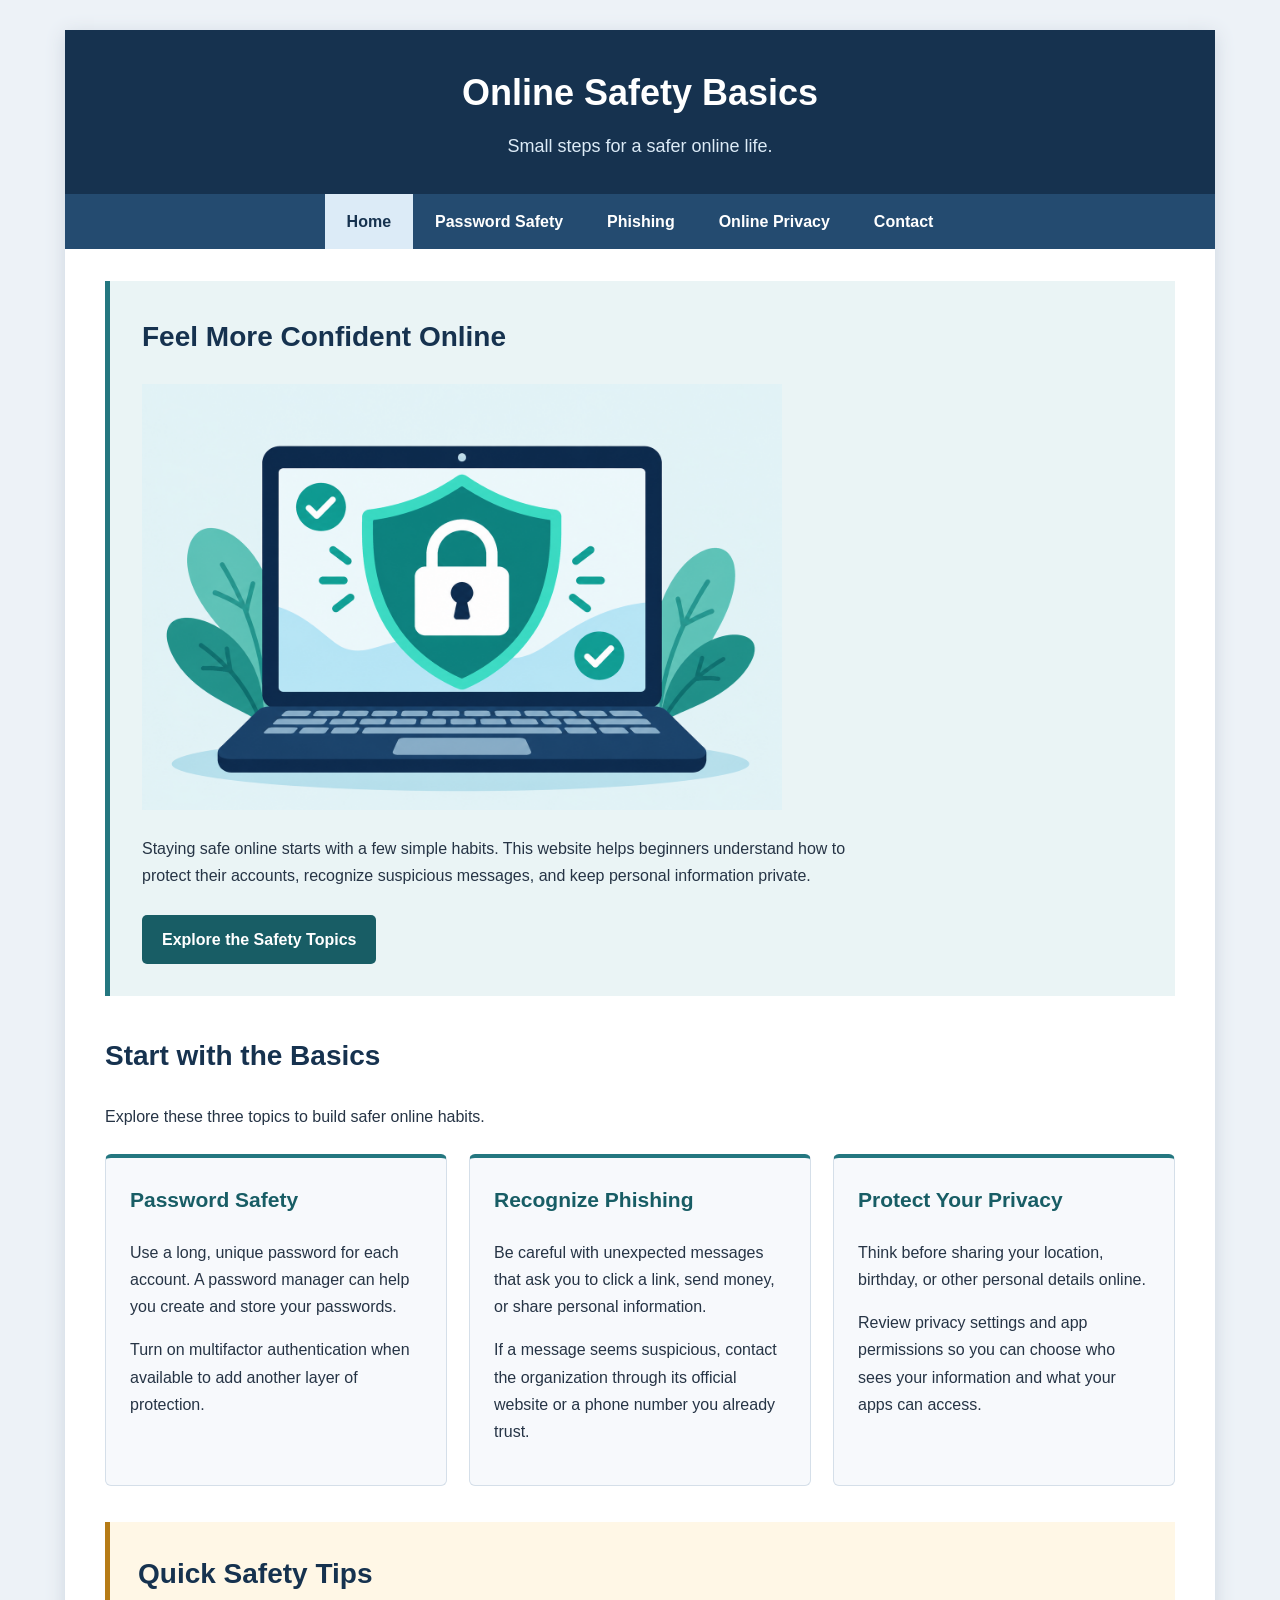
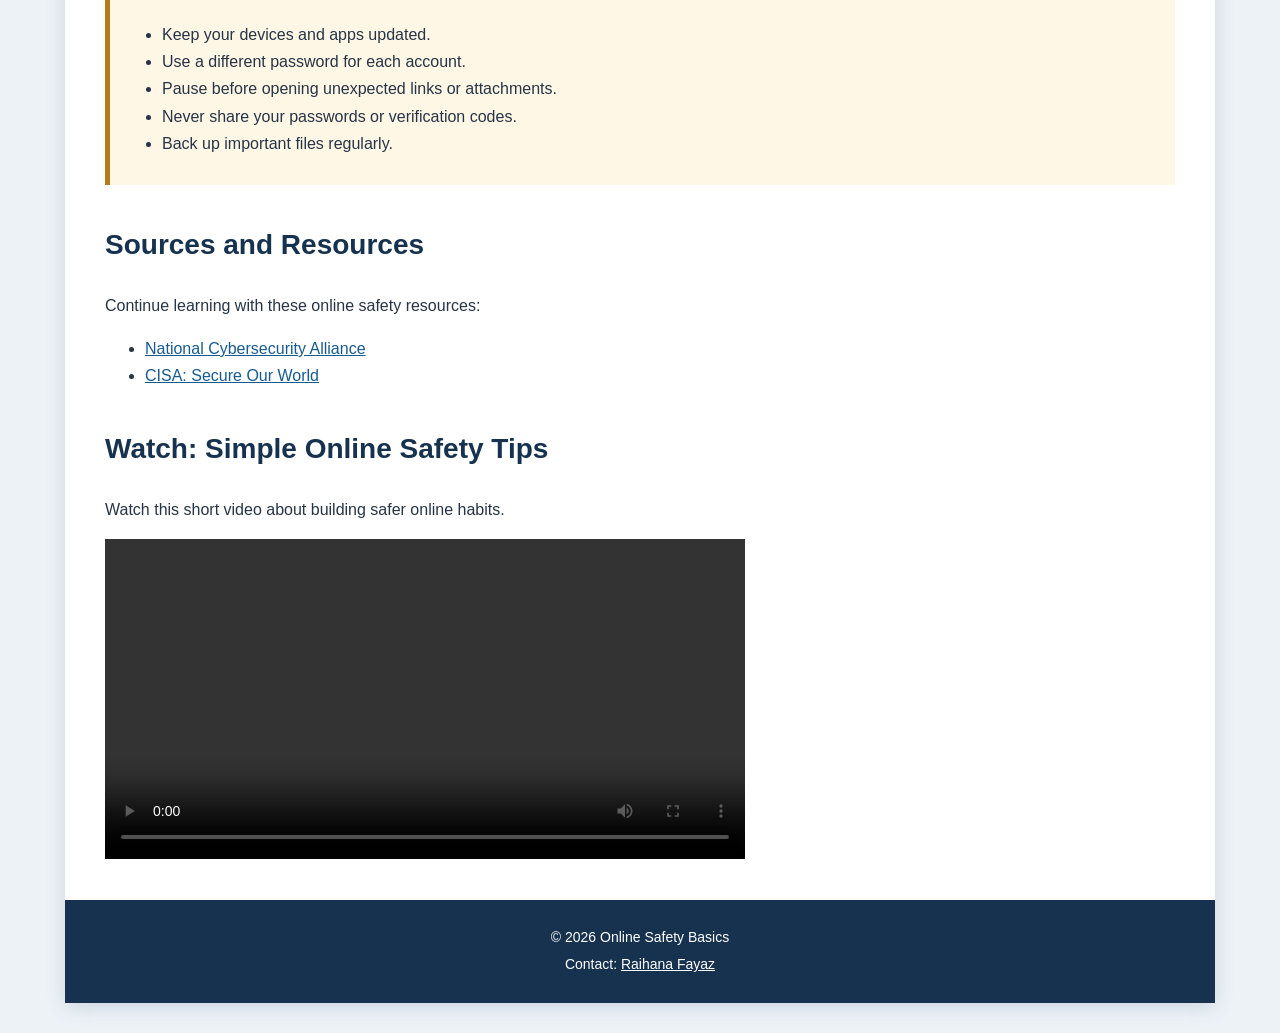
<file: index.html>
<!DOCTYPE html>
<html lang="en">

<head>
    <!-- Google Analytics -->
    <script async src="https://www.googletagmanager.com/gtag/js?id=G-17QHZ6DF6H"></script>
    <script>
        window.dataLayer = window.dataLayer || [];
        function gtag() { dataLayer.push(arguments); }
        gtag('js', new Date());
        gtag('config', 'G-17QHZ6DF6H');
    </script>
    <meta charset="UTF-8">
    <meta name="viewport" content="width=device-width, initial-scale=1.0">
    <meta name="description"
        content="Simple lessons about password safety, phishing, and online privacy for beginners.">
    <title>Online Safety Basics | Home</title>
    <meta name="keywords" content="online safety, password safety, phishing, online privacy, cybersecurity">
    <link rel="stylesheet" href="style.css">
</head>

<body>
    <div id="wrapper">
        <header>
            <h1>Online Safety Basics</h1>
            <p>Small steps for a safer online life.</p>
        </header>

        <nav aria-label="Main navigation">
            <ul>
                <li><a href="index.html" aria-current="page">Home</a></li>
                <li><a href="passwords.html">Password Safety</a></li>
                <li><a href="phishing.html">Phishing</a></li>
                <li><a href="privacy.html">Online Privacy</a></li>
                <li><a href="contact.html">Contact</a></li>
            </ul>
        </nav>

        <main>
            <section class="welcome">
                <h2>Feel More Confident Online</h2>
                <img src="online-safety.png" alt="A laptop protected by a shield and padlock" width="640"
                    style="max-width: 100%; height: auto;">
                <p>
                    Staying safe online starts with a few simple habits.
                    This website helps beginners understand how to protect
                    their accounts, recognize suspicious messages, and
                    keep personal information private.
                </p>
                <a class="button" href="#topics">Explore the Safety Topics</a>
            </section>

            <section id="topics">
                <h2>Start with the Basics</h2>
                <p>Explore these three topics to build safer online habits.</p>

                <div class="topics">
                    <section class="card" id="passwords">
                        <h3>Password Safety</h3>
                        <p>
                            Use a long, unique password for each account.
                            A password manager can help you create and
                            store your passwords.
                        </p>
                        <p>
                            Turn on multifactor authentication when
                            available to add another layer of protection.
                        </p>
                    </section>

                    <section class="card" id="phishing">
                        <h3>Recognize Phishing</h3>
                        <p>
                            Be careful with unexpected messages that ask
                            you to click a link, send money, or share
                            personal information.
                        </p>
                        <p>
                            If a message seems suspicious, contact the
                            organization through its official website
                            or a phone number you already trust.
                        </p>
                    </section>

                    <section class="card" id="privacy">
                        <h3>Protect Your Privacy</h3>
                        <p>
                            Think before sharing your location, birthday,
                            or other personal details online.
                        </p>
                        <p>
                            Review privacy settings and app permissions
                            so you can choose who sees your information
                            and what your apps can access.
                        </p>
                    </section>
                </div>
            </section>

            <section class="tips">
                <h2>Quick Safety Tips</h2>
                <ul>
                    <li>Keep your devices and apps updated.</li>
                    <li>Use a different password for each account.</li>
                    <li>Pause before opening unexpected links or attachments.</li>
                    <li>Never share your passwords or verification codes.</li>
                    <li>Back up important files regularly.</li>
                </ul>
            </section>

            <section class="resources">
                <h2>Sources and Resources</h2>
                <p>Continue learning with these online safety resources:</p>
                <ul>
                    <li>
                        <a href="https://www.staysafeonline.org/">
                            National Cybersecurity Alliance
                        </a>
                    </li>
                    <li>
                        <a href="https://www.cisa.gov/secure-our-world">
                            CISA: Secure Our World
                        </a>
                    </li>
                </ul>
            </section>
            <section class="resources">
                <h2>Watch: Simple Online Safety Tips</h2>
                <p>Watch this short video about building safer online habits.</p>
                <video controls preload="metadata" width="640" style="max-width: 100%;">
                    <source src="online-safety.mp4" type="video/mp4">
                    Your browser does not support this video.
                </video>
            </section>
        </main>

        <footer id="contact">
            <p>&copy; 2026 Online Safety Basics</p>
            <p>
                Contact:
                <a href="mailto:rfayaz@asu.edu">Raihana Fayaz</a>
            </p>
        </footer>
    </div>
</body>

</html>
</file>
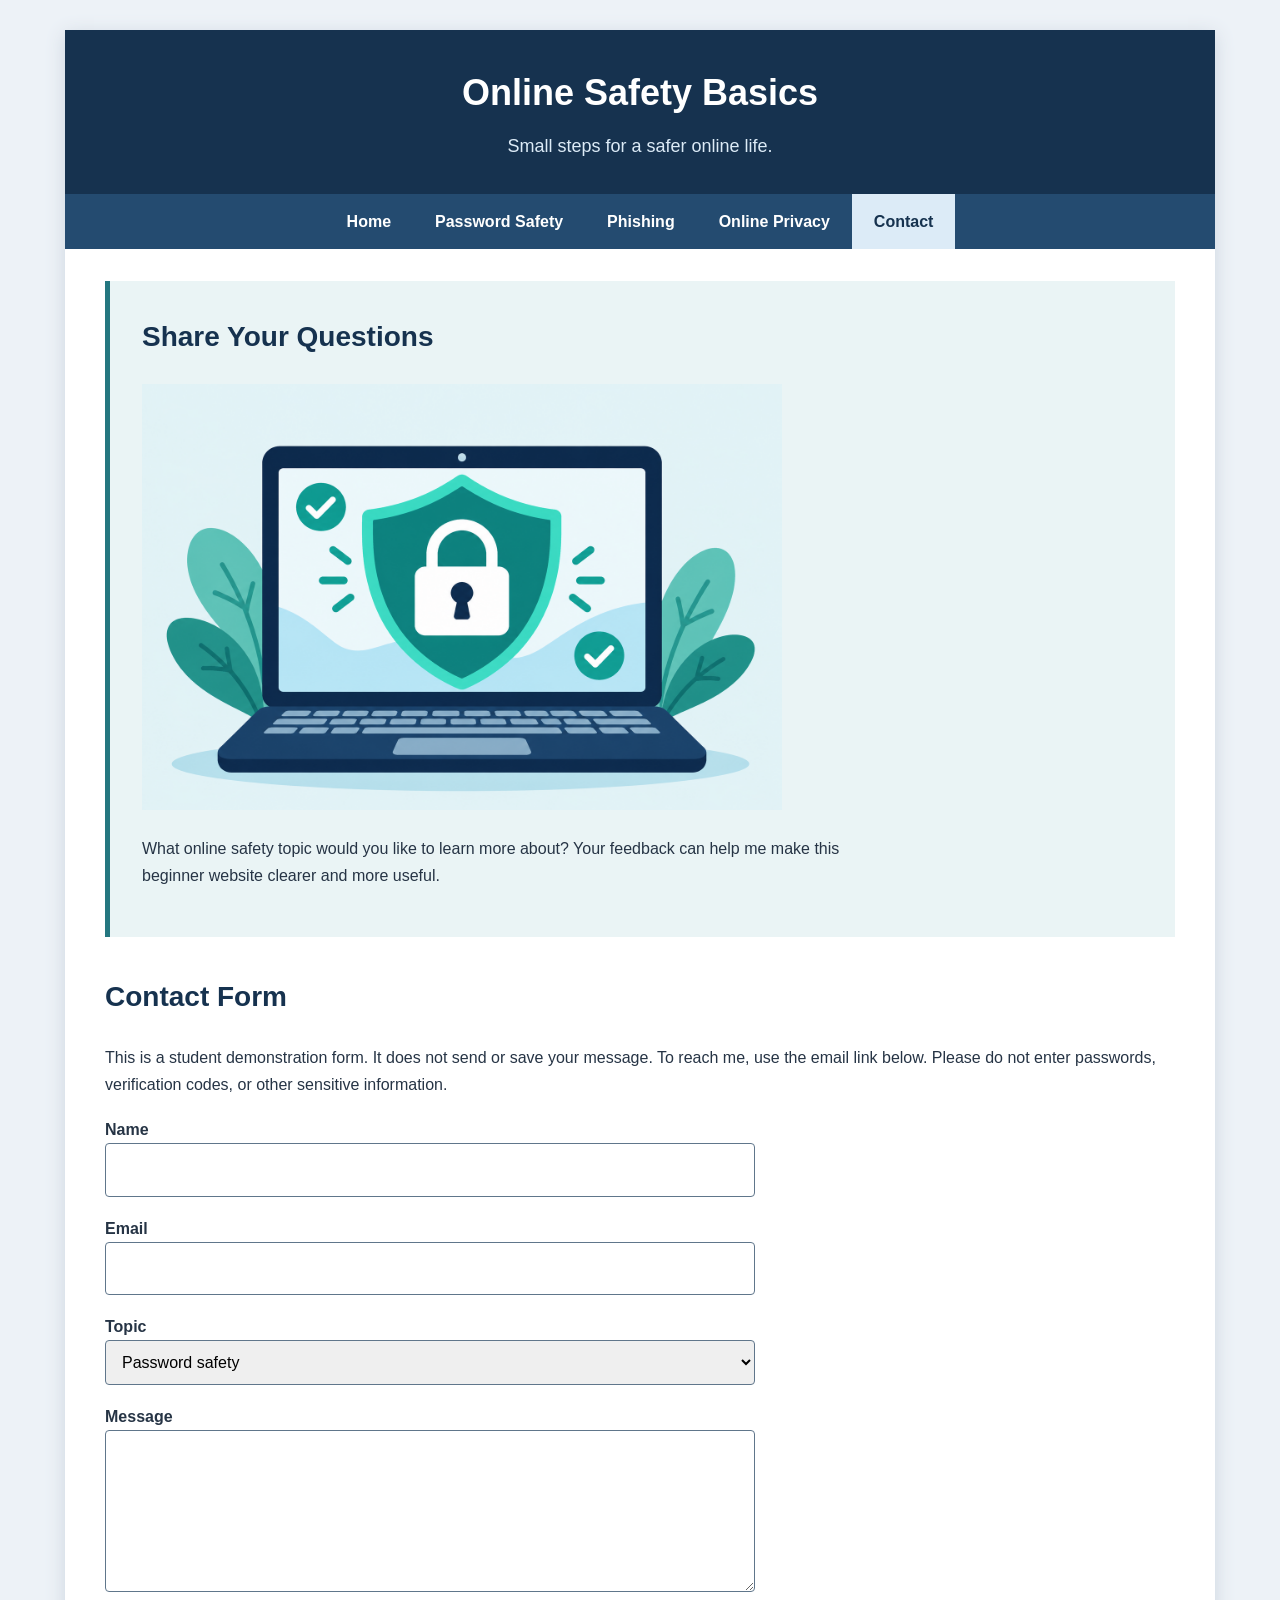
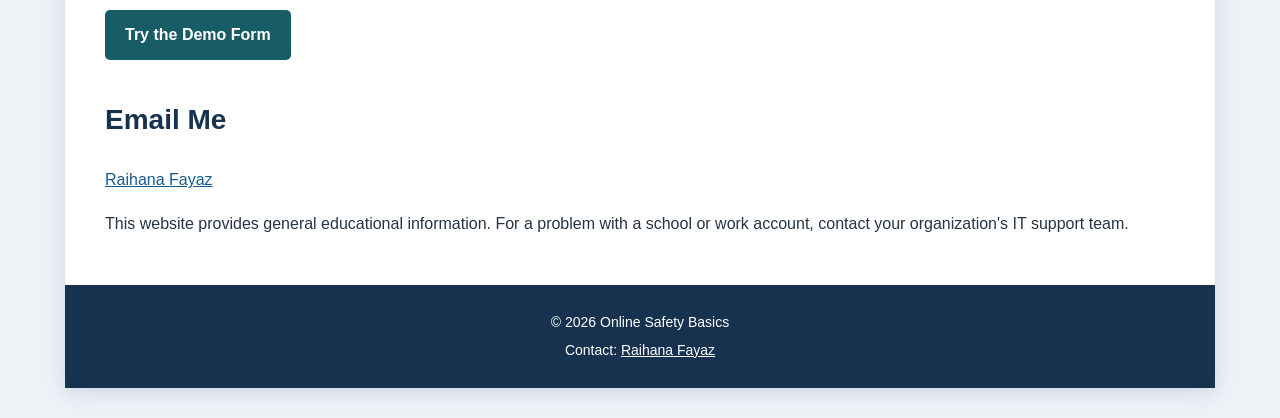
<file: contact.html>
<!DOCTYPE html>
<html lang="en">

<head>
    <!-- Google Analytics -->
    <script async src="https://www.googletagmanager.com/gtag/js?id=G-17QHZ6DF6H"></script>
    <script>
        window.dataLayer = window.dataLayer || [];
        function gtag() { dataLayer.push(arguments); }
        gtag('js', new Date());
        gtag('config', 'G-17QHZ6DF6H');
    </script>
    <meta charset="UTF-8">
    <meta name="viewport" content="width=device-width, initial-scale=1.0">
    <meta name="description"
        content="Contact Raihana Fayaz about the Online Safety Basics student project and suggest topics for future lessons.">
    <meta name="keywords" content="online safety, password safety, phishing, online privacy, cybersecurity">
    <title>Online Safety Basics | Contact</title>
    <link rel="stylesheet" href="style.css">
</head>

<body>
    <div id="wrapper">
        <header>
            <h1>Online Safety Basics</h1>
            <p>Small steps for a safer online life.</p>
        </header>
        <nav aria-label="Main navigation">
            <ul>
                <li><a href="index.html">Home</a></li>
                <li><a href="passwords.html">Password Safety</a></li>
                <li><a href="phishing.html">Phishing</a></li>
                <li><a href="privacy.html">Online Privacy</a></li>
                <li><a href="contact.html" aria-current="page">Contact</a></li>
            </ul>
        </nav>
        <main>
            <section class="welcome">
                <h2>Share Your Questions</h2>
                <img src="online-safety.png" alt="A laptop protected by a shield and padlock" width="640"
                    style="max-width: 100%; height: auto;">
                <p>What online safety topic would you like to learn more about? Your feedback can help me make this
                    beginner website clearer and more useful.</p>
            </section>
            <section>
                <h2>Contact Form</h2>
                <p>This is a student demonstration form. It does not send or save your message. To reach me, use the
                    email link below. Please do not enter passwords, verification codes, or other sensitive information.
                </p>
                <form action="#" method="get"><label for="name">Name</label><input id="name" name="name" type="text"
                        autocomplete="name" required><label for="email">Email</label><input id="email" name="email"
                        type="email" autocomplete="email" required><label for="topic">Topic</label><select id="topic"
                        name="topic">
                        <option>Password safety</option>
                        <option>Phishing</option>
                        <option>Online privacy</option>
                        <option>Website feedback</option>
                    </select><label for="message">Message</label><textarea id="message" name="message" rows="5"
                        required></textarea><button class="button" type="submit">Try the Demo Form</button></form>
            </section>
            <section class="resources">
                <h2>Email Me</h2>
                <p><a href="mailto:rfayaz@asu.edu">Raihana Fayaz</a></p>
                <p>This website provides general educational information. For a problem with a school or work account,
                    contact your organization's IT support team.</p>
            </section>
        </main>
        <footer>
            <p>&copy; 2026 Online Safety Basics</p>
            <p>Contact: <a href="mailto:rfayaz@asu.edu">Raihana Fayaz</a></p>
        </footer>
    </div>
</body>

</html>
</file>
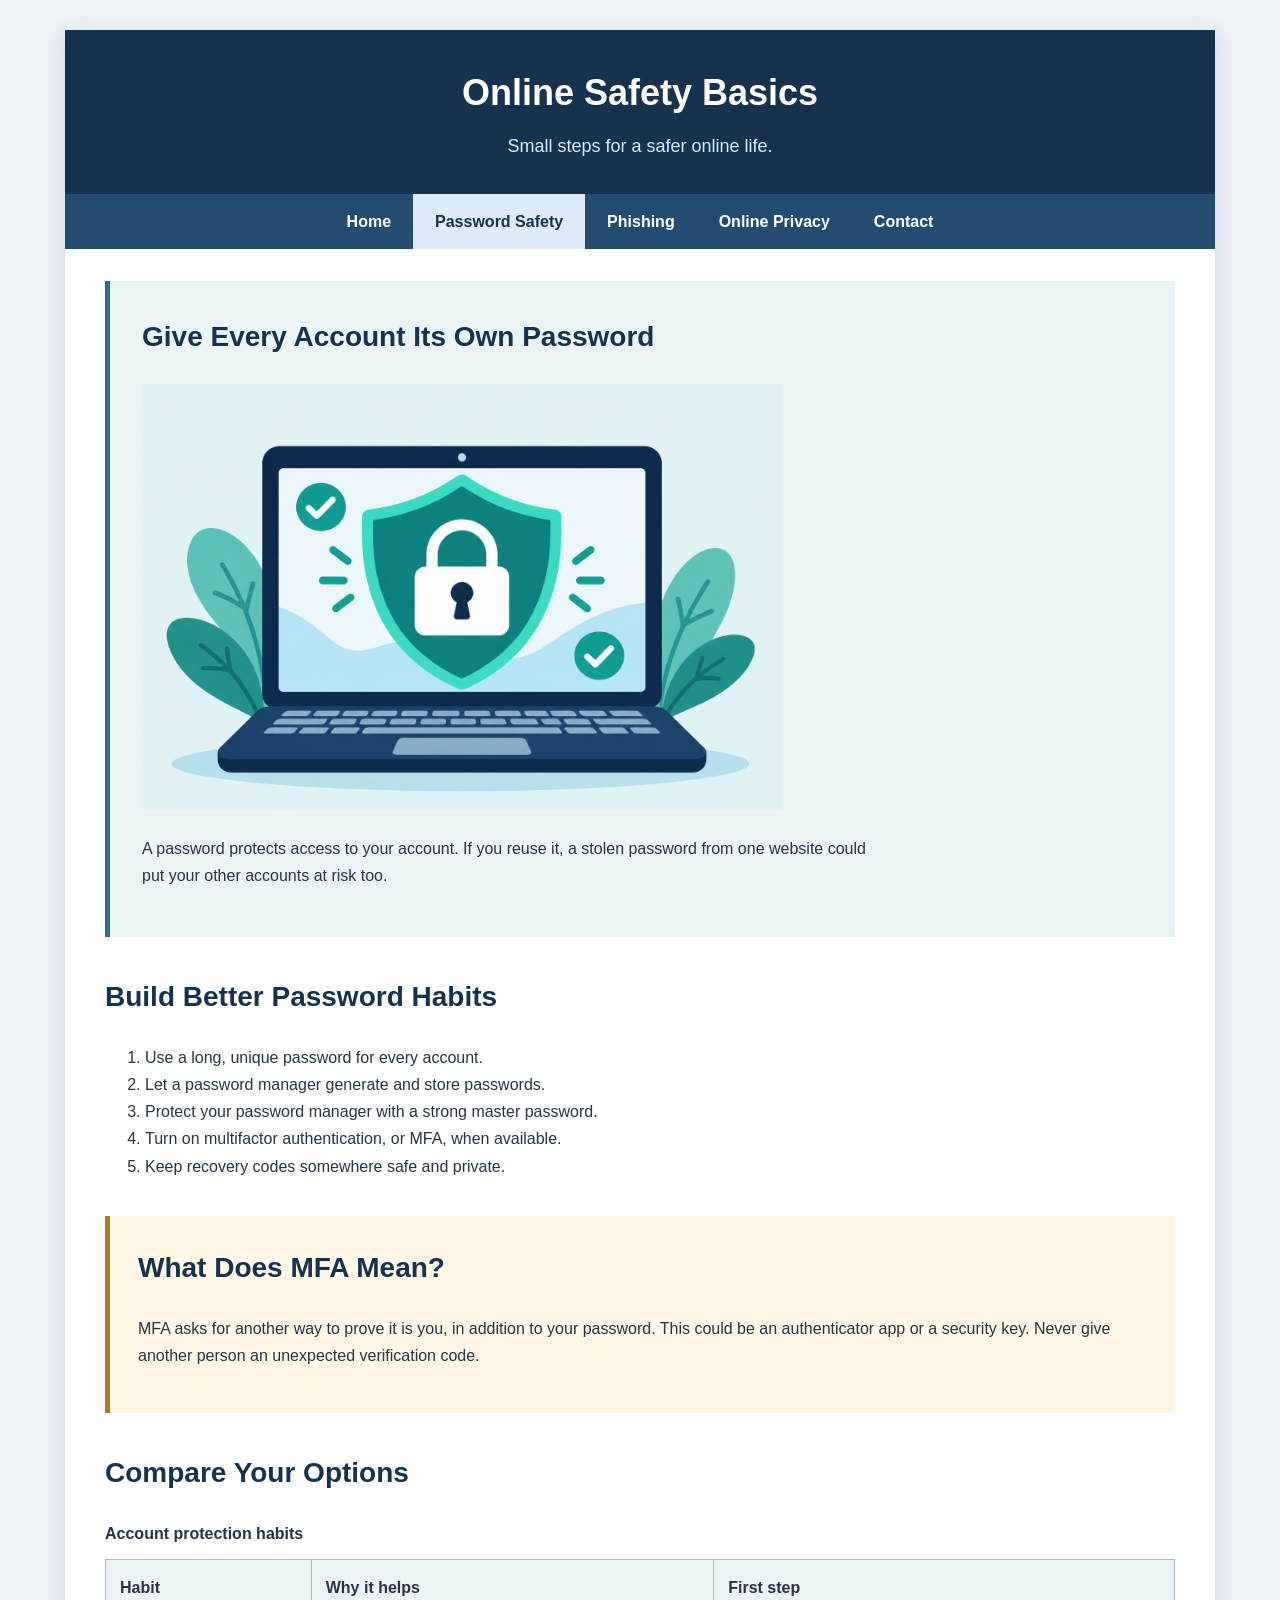
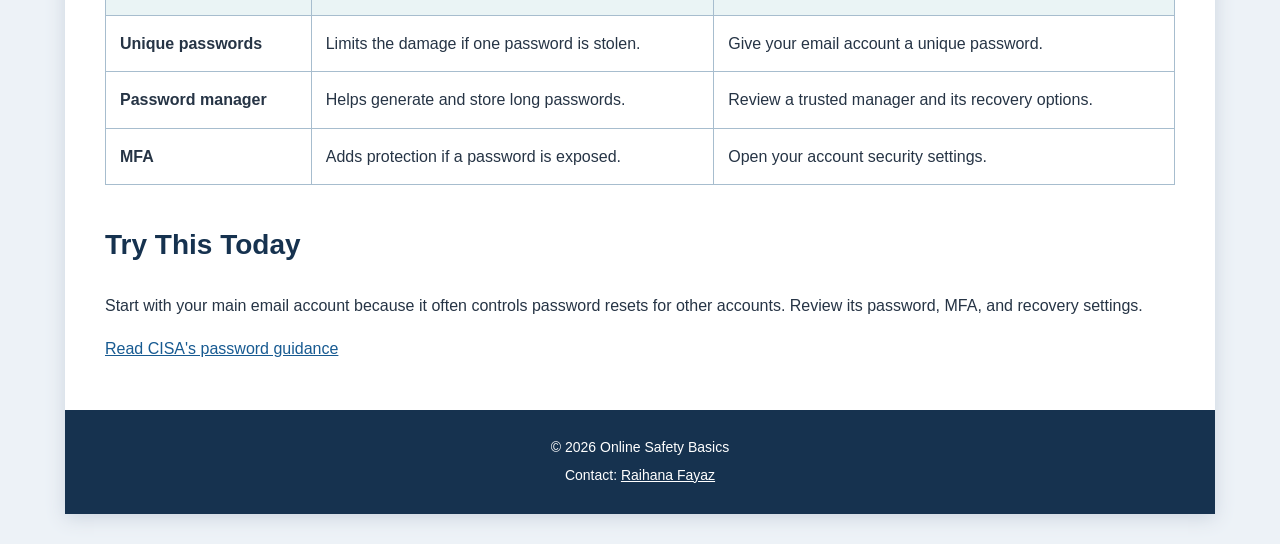
<file: passwords.html>
<!DOCTYPE html>
<html lang="en">

<head>
    <!-- Google Analytics -->
    <script async src="https://www.googletagmanager.com/gtag/js?id=G-17QHZ6DF6H"></script>
    <script>
        window.dataLayer = window.dataLayer || [];
        function gtag() { dataLayer.push(arguments); }
        gtag('js', new Date());
        gtag('config', 'G-17QHZ6DF6H');
    </script>
    <meta charset="UTF-8">
    <meta name="viewport" content="width=device-width, initial-scale=1.0">
    <meta name="description"
        content="Learn how unique passwords, a password manager, and multifactor authentication help protect your accounts.">
    <meta name="keywords" content="online safety, password safety, phishing, online privacy, cybersecurity">
    <title>Online Safety Basics | Password Safety</title>
    <link rel="stylesheet" href="style.css">
</head>

<body>
    <div id="wrapper">
        <header>
            <h1>Online Safety Basics</h1>
            <p>Small steps for a safer online life.</p>
        </header>
        <nav aria-label="Main navigation">
            <ul>
                <li><a href="index.html">Home</a></li>
                <li><a href="passwords.html" aria-current="page">Password Safety</a></li>
                <li><a href="phishing.html">Phishing</a></li>
                <li><a href="privacy.html">Online Privacy</a></li>
                <li><a href="contact.html">Contact</a></li>
            </ul>
        </nav>
        <main>
            <section class="welcome">
                <h2>Give Every Account Its Own Password</h2>
                <img src="online-safety.png" alt="A laptop protected by a shield and padlock" width="640"
                    style="max-width: 100%; height: auto;">
                <p>A password protects access to your account. If you reuse it, a stolen password from one website could
                    put your other accounts at risk too.</p>
            </section>
            <section>
                <h2>Build Better Password Habits</h2>
                <ol>
                    <li>Use a long, unique password for every account.</li>
                    <li>Let a password manager generate and store passwords.</li>
                    <li>Protect your password manager with a strong master password.</li>
                    <li>Turn on multifactor authentication, or MFA, when available.</li>
                    <li>Keep recovery codes somewhere safe and private.</li>
                </ol>
            </section>
            <section class="tips">
                <h2>What Does MFA Mean?</h2>
                <p>MFA asks for another way to prove it is you, in addition to your password. This could be an
                    authenticator app or a security key. Never give another person an unexpected verification code.</p>
            </section>
            <section class="resources">
                <h2>Compare Your Options</h2>
                <div class="table-scroll">
                    <table>
                        <caption>Account protection habits</caption>
                        <thead>
                            <tr>
                                <th scope="col">Habit</th>
                                <th scope="col">Why it helps</th>
                                <th scope="col">First step</th>
                            </tr>
                        </thead>
                        <tbody>
                            <tr>
                                <th scope="row">Unique passwords</th>
                                <td>Limits the damage if one password is stolen.</td>
                                <td>Give your email account a unique password.</td>
                            </tr>
                            <tr>
                                <th scope="row">Password manager</th>
                                <td>Helps generate and store long passwords.</td>
                                <td>Review a trusted manager and its recovery options.</td>
                            </tr>
                            <tr>
                                <th scope="row">MFA</th>
                                <td>Adds protection if a password is exposed.</td>
                                <td>Open your account security settings.</td>
                            </tr>
                        </tbody>
                    </table>
                </div>
            </section>
            <section class="resources">
                <h2>Try This Today</h2>
                <p>Start with your main email account because it often controls password resets for other accounts.
                    Review its password, MFA, and recovery settings.</p>
                <p><a href="https://www.cisa.gov/secure-our-world/use-strong-passwords">Read CISA's password
                        guidance</a></p>
            </section>
        </main>
        <footer>
            <p>&copy; 2026 Online Safety Basics</p>
            <p>Contact: <a href="mailto:rfayaz@asu.edu">Raihana Fayaz</a></p>
        </footer>
    </div>
</body>

</html>
</file>
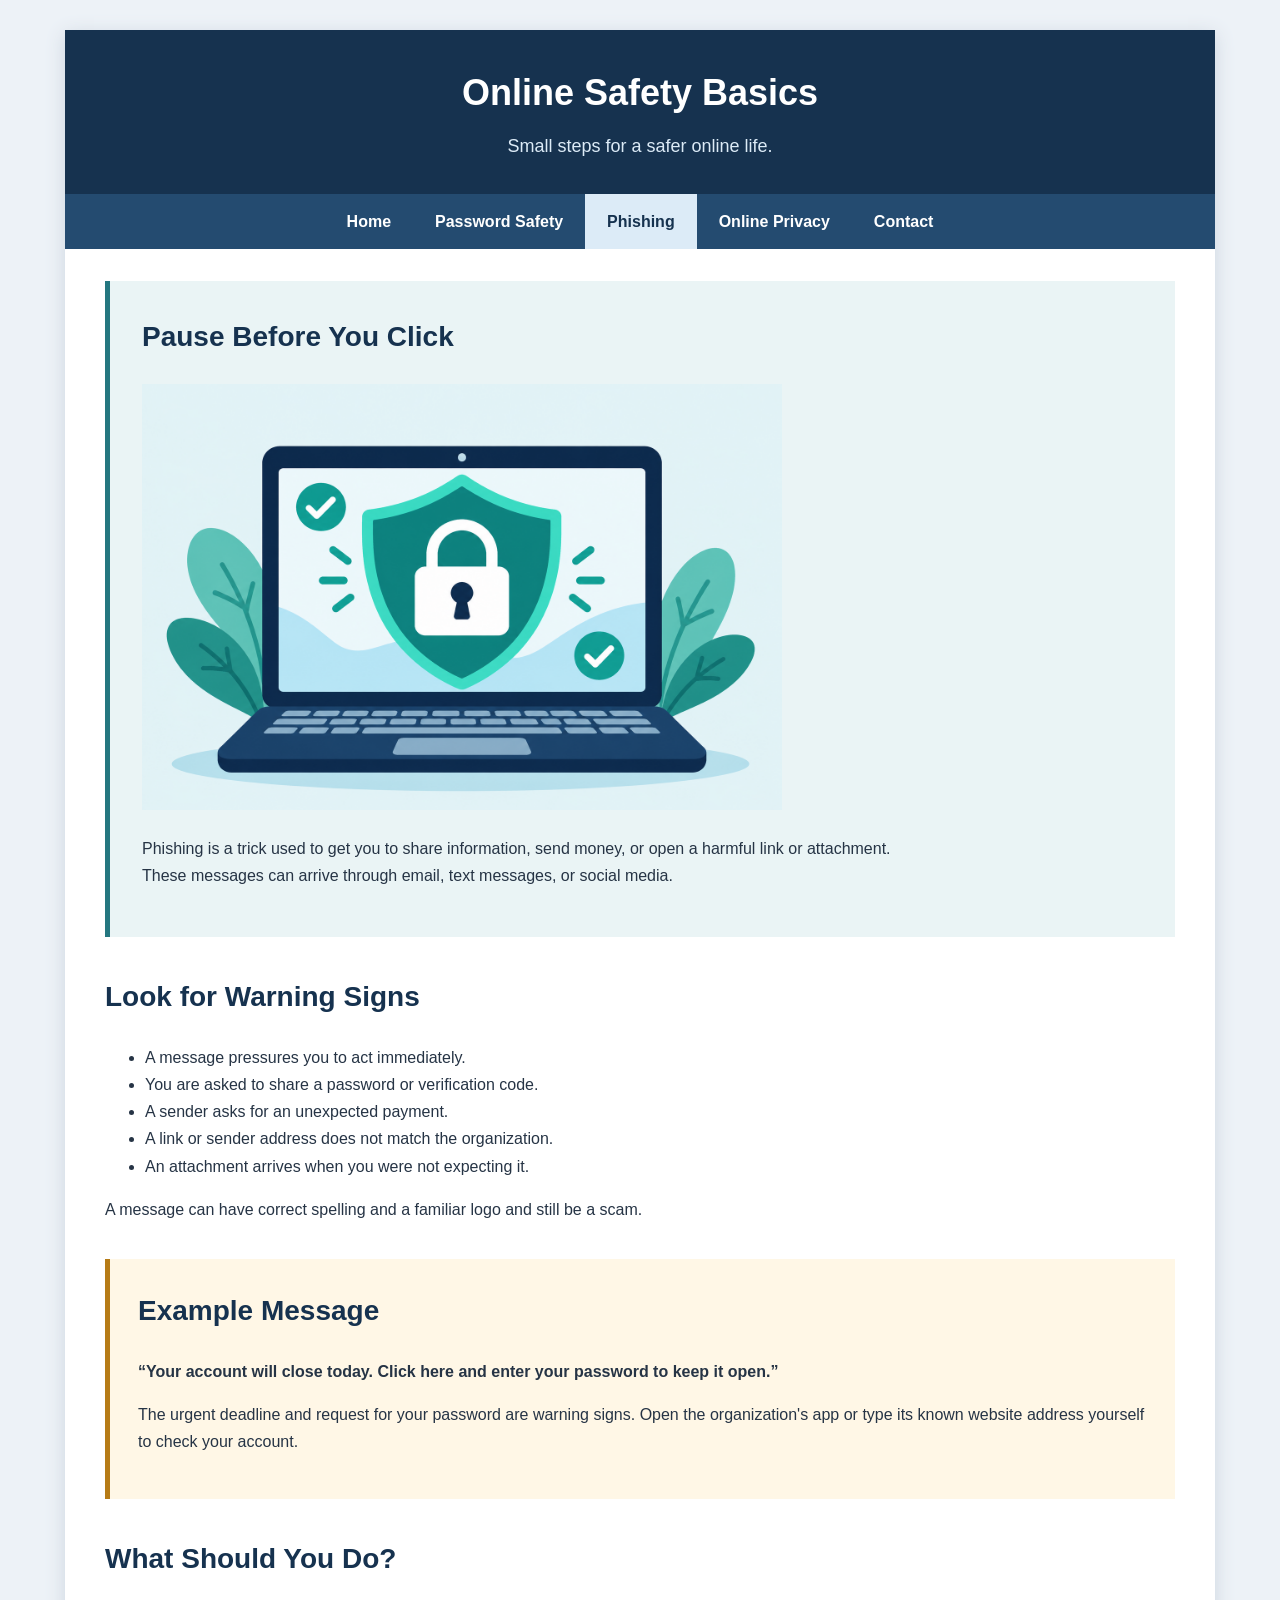
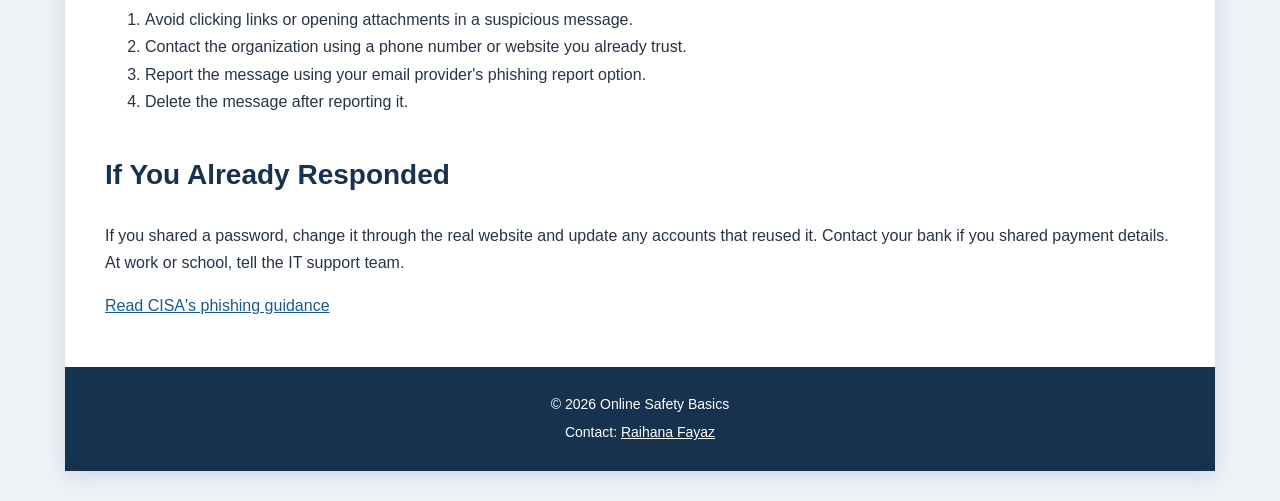
<file: phishing.html>
<!DOCTYPE html>
<html lang="en">

<head>
    <!-- Google Analytics -->
    <script async src="https://www.googletagmanager.com/gtag/js?id=G-17QHZ6DF6H"></script>
    <script>
        window.dataLayer = window.dataLayer || [];
        function gtag() { dataLayer.push(arguments); }
        gtag('js', new Date());
        gtag('config', 'G-17QHZ6DF6H');
    </script>
    <meta charset="UTF-8">
    <meta name="viewport" content="width=device-width, initial-scale=1.0">
    <meta name="description"
        content="Learn to spot suspicious messages and check requests before clicking links or sharing information.">
    <meta name="keywords" content="online safety, password safety, phishing, online privacy, cybersecurity">
    <title>Online Safety Basics | Recognize Phishing</title>
    <link rel="stylesheet" href="style.css">
</head>

<body>
    <div id="wrapper">
        <header>
            <h1>Online Safety Basics</h1>
            <p>Small steps for a safer online life.</p>
        </header>
        <nav aria-label="Main navigation">
            <ul>
                <li><a href="index.html">Home</a></li>
                <li><a href="passwords.html">Password Safety</a></li>
                <li><a href="phishing.html" aria-current="page">Phishing</a></li>
                <li><a href="privacy.html">Online Privacy</a></li>
                <li><a href="contact.html">Contact</a></li>
            </ul>
        </nav>
        <main>
            <section class="welcome">
                <h2>Pause Before You Click</h2>
                <img src="online-safety.png" alt="A laptop protected by a shield and padlock" width="640"
                    style="max-width: 100%; height: auto;">
                <p>Phishing is a trick used to get you to share information, send money, or open a harmful link or
                    attachment. These messages can arrive through email, text messages, or social media.</p>
            </section>
            <section>
                <h2>Look for Warning Signs</h2>
                <ul>
                    <li>A message pressures you to act immediately.</li>
                    <li>You are asked to share a password or verification code.</li>
                    <li>A sender asks for an unexpected payment.</li>
                    <li>A link or sender address does not match the organization.</li>
                    <li>An attachment arrives when you were not expecting it.</li>
                </ul>
                <p>A message can have correct spelling and a familiar logo and still be a scam.</p>
            </section>
            <section class="tips">
                <h2>Example Message</h2>
                <p><strong>“Your account will close today. Click here and enter your password to keep it open.”</strong>
                </p>
                <p>The urgent deadline and request for your password are warning signs. Open the organization's app or
                    type its known website address yourself to check your account.</p>
            </section>
            <section class="resources">
                <h2>What Should You Do?</h2>
                <ol>
                    <li>Avoid clicking links or opening attachments in a suspicious message.</li>
                    <li>Contact the organization using a phone number or website you already trust.</li>
                    <li>Report the message using your email provider's phishing report option.</li>
                    <li>Delete the message after reporting it.</li>
                </ol>
            </section>
            <section class="resources">
                <h2>If You Already Responded</h2>
                <p>If you shared a password, change it through the real website and update any accounts that reused it.
                    Contact your bank if you shared payment details. At work or school, tell the IT support team.</p>
                <p><a href="https://www.cisa.gov/secure-our-world/recognize-and-report-phishing">Read CISA's phishing
                        guidance</a></p>
            </section>
        </main>
        <footer>
            <p>&copy; 2026 Online Safety Basics</p>
            <p>Contact: <a href="mailto:rfayaz@asu.edu">Raihana Fayaz</a></p>
        </footer>
    </div>
</body>

</html>
</file>
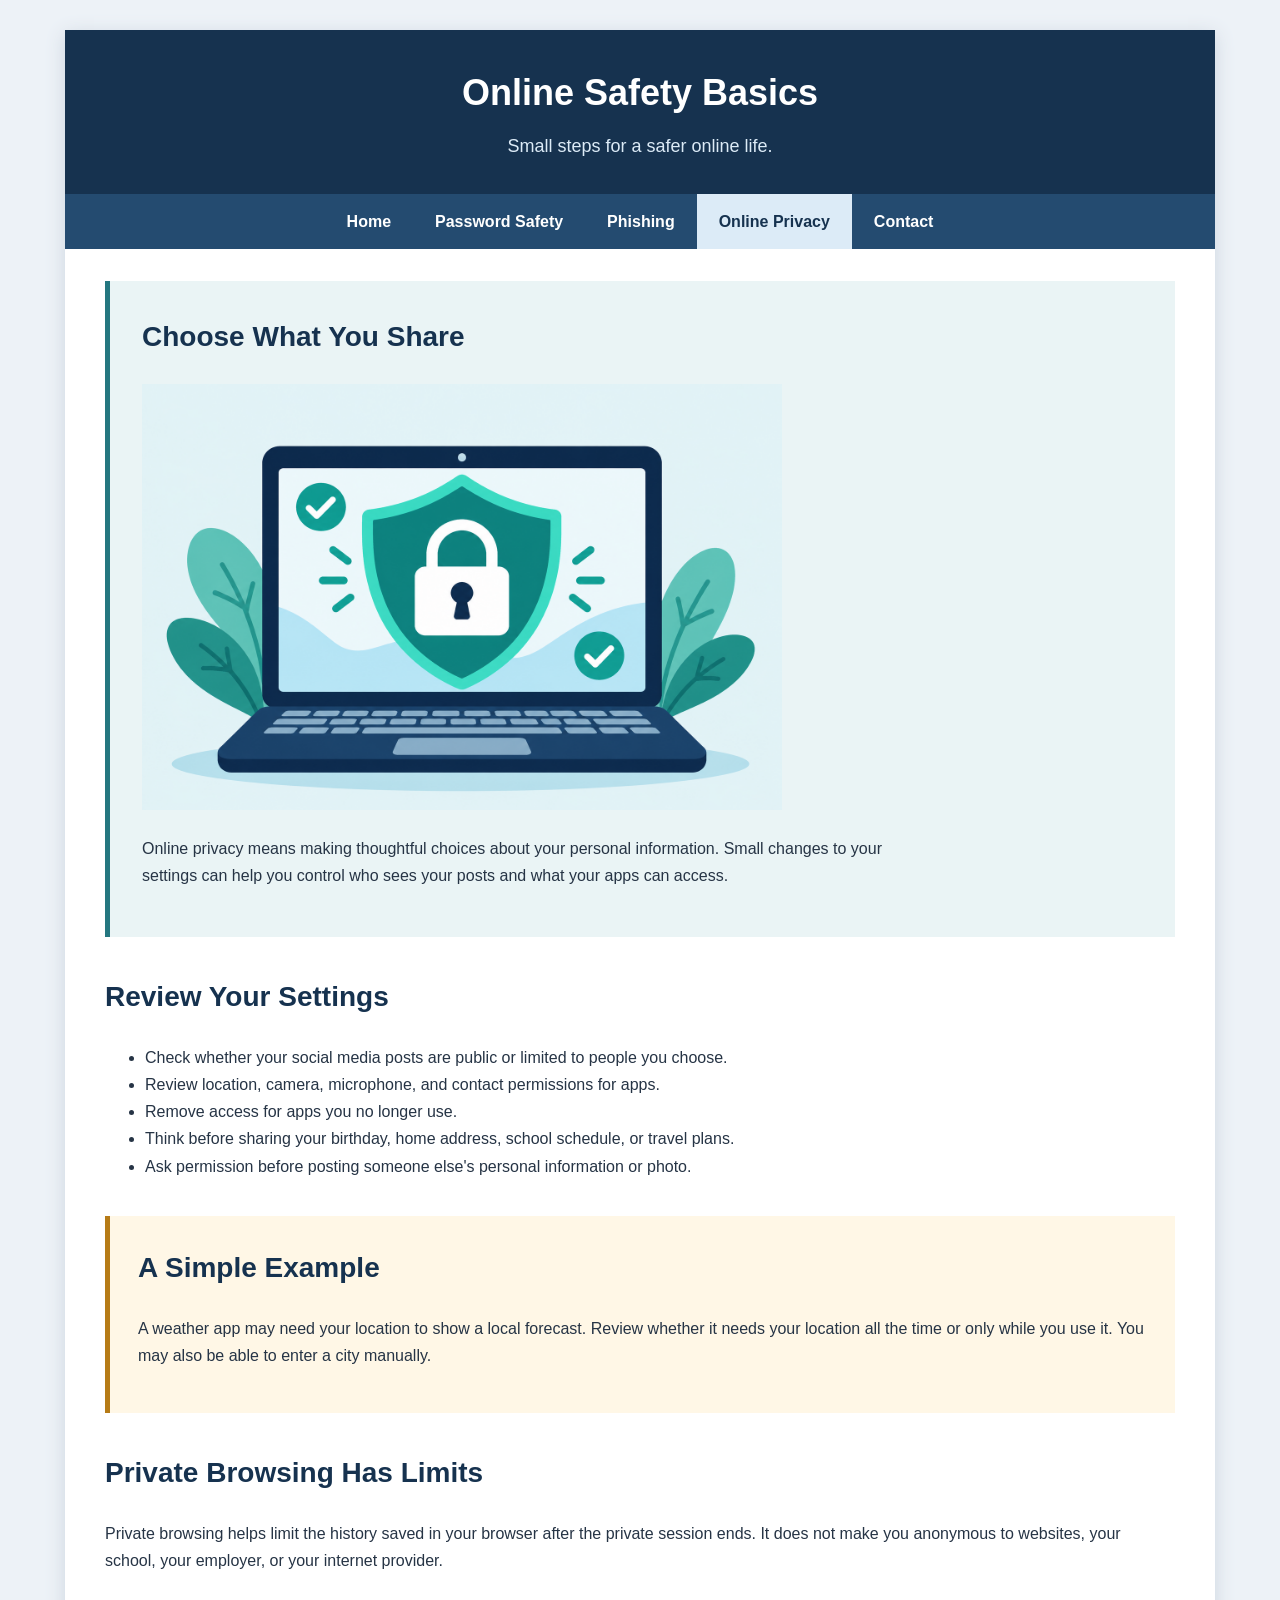
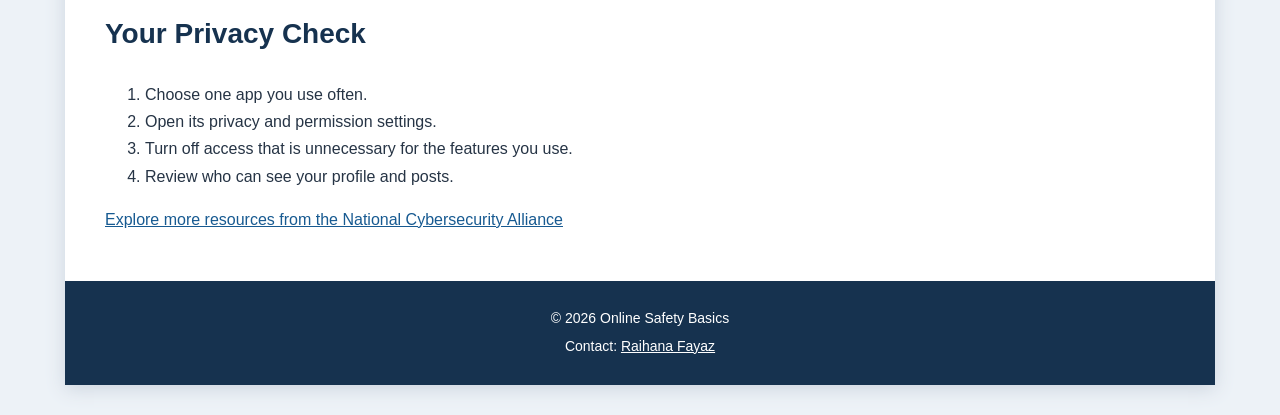
<file: privacy.html>
<!DOCTYPE html>
<html lang="en">

<head>
    <!-- Google Analytics -->
    <script async src="https://www.googletagmanager.com/gtag/js?id=G-17QHZ6DF6H"></script>
    <script>
        window.dataLayer = window.dataLayer || [];
        function gtag() { dataLayer.push(arguments); }
        gtag('js', new Date());
        gtag('config', 'G-17QHZ6DF6H');
    </script>
    <meta charset="UTF-8">
    <meta name="viewport" content="width=device-width, initial-scale=1.0">
    <meta name="description"
        content="Simple steps to review privacy settings, limit app permissions, and share personal information carefully.">
    <meta name="keywords" content="online safety, password safety, phishing, online privacy, cybersecurity">
    <title>Online Safety Basics | Online Privacy</title>
    <link rel="stylesheet" href="style.css">
</head>

<body>
    <div id="wrapper">
        <header>
            <h1>Online Safety Basics</h1>
            <p>Small steps for a safer online life.</p>
        </header>
        <nav aria-label="Main navigation">
            <ul>
                <li><a href="index.html">Home</a></li>
                <li><a href="passwords.html">Password Safety</a></li>
                <li><a href="phishing.html">Phishing</a></li>
                <li><a href="privacy.html" aria-current="page">Online Privacy</a></li>
                <li><a href="contact.html">Contact</a></li>
            </ul>
        </nav>
        <main>
            <section class="welcome">
                <h2>Choose What You Share</h2>
                <img src="online-safety.png" alt="A laptop protected by a shield and padlock" width="640"
                    style="max-width: 100%; height: auto;">
                <p>Online privacy means making thoughtful choices about your personal information. Small changes to your
                    settings can help you control who sees your posts and what your apps can access.</p>
            </section>
            <section>
                <h2>Review Your Settings</h2>
                <ul>
                    <li>Check whether your social media posts are public or limited to people you choose.</li>
                    <li>Review location, camera, microphone, and contact permissions for apps.</li>
                    <li>Remove access for apps you no longer use.</li>
                    <li>Think before sharing your birthday, home address, school schedule, or travel plans.</li>
                    <li>Ask permission before posting someone else's personal information or photo.</li>
                </ul>
            </section>
            <section class="tips">
                <h2>A Simple Example</h2>
                <p>A weather app may need your location to show a local forecast. Review whether it needs your location
                    all the time or only while you use it. You may also be able to enter a city manually.</p>
            </section>
            <section class="resources">
                <h2>Private Browsing Has Limits</h2>
                <p>Private browsing helps limit the history saved in your browser after the private session ends. It
                    does not make you anonymous to websites, your school, your employer, or your internet provider.</p>
            </section>
            <section class="resources">
                <h2>Your Privacy Check</h2>
                <ol>
                    <li>Choose one app you use often.</li>
                    <li>Open its privacy and permission settings.</li>
                    <li>Turn off access that is unnecessary for the features you use.</li>
                    <li>Review who can see your profile and posts.</li>
                </ol>
                <p><a href="https://www.staysafeonline.org/">Explore more resources from the National Cybersecurity
                        Alliance</a></p>
            </section>
        </main>
        <footer>
            <p>&copy; 2026 Online Safety Basics</p>
            <p>Contact: <a href="mailto:rfayaz@asu.edu">Raihana Fayaz</a></p>
        </footer>
    </div>
</body>

</html>
</file>
<file: style.css>
* {
    box-sizing: border-box;
}

body {
    margin: 0;
    background-color: #edf2f7;
    color: #263445;
    font-family: Arial, Helvetica, sans-serif;
    font-size: 16px;
    line-height: 1.7;
}

#wrapper {
    max-width: 1150px;
    margin: 30px auto;
    background-color: #ffffff;
    box-shadow: 0 4px 18px #ccd5df;
}

header {
    padding: 32px 24px;
    background-color: #16324f;
    color: #ffffff;
    text-align: center;
}

h1 {
    margin: 0;
    font-size: 36px;
}

header p {
    margin: 8px 0 0;
    color: #dcebf7;
    font-size: 18px;
}

nav {
    background-color: #244b70;
}

nav ul {
    display: flex;
    justify-content: center;
    flex-wrap: wrap;
    margin: 0;
    padding: 0;
    list-style-type: none;
}

nav a {
    display: block;
    padding: 14px 22px;
    color: #ffffff;
    font-weight: bold;
    text-decoration: none;
}

nav a:hover,
nav a:focus,
nav a[aria-current="page"] {
    background-color: #dcebf7;
    color: #16324f;
}

main {
    padding: 32px 40px;
}

h2 {
    margin-top: 0;
    color: #16324f;
    font-size: 28px;
}

h3 {
    margin-top: 0;
    color: #185d65;
    font-size: 21px;
}

.welcome {
    margin-bottom: 36px;
    padding: 32px;
    background-color: #eaf4f5;
    border-left: 5px solid #247780;
}

.welcome p {
    max-width: 750px;
}

a {
    color: #175a91;
}

a:hover {
    text-decoration: none;
}

.button {
    display: inline-block;
    margin-top: 10px;
    padding: 11px 20px;
    background-color: #185d65;
    color: #ffffff;
    border-radius: 5px;
    font-weight: bold;
    text-decoration: none;
}

.button:hover,
.button:focus {
    background-color: #123f45;
}

.topics {
    display: flex;
    gap: 22px;
    margin-top: 24px;
}

.card {
    flex: 1;
    min-width: 0;
    padding: 24px;
    background-color: #f7f9fc;
    border: 1px solid #d5dfe9;
    border-top: 4px solid #247780;
    border-radius: 6px;
}

.tips {
    margin-top: 36px;
    padding: 28px;
    background-color: #fff7e6;
    border-left: 5px solid #b67b16;
}

.tips ul {
    margin-bottom: 0;
    padding-left: 24px;
}

.resources {
    margin-top: 36px;
}

footer {
    padding: 22px;
    background-color: #16324f;
    color: #ffffff;
    text-align: center;
    font-size: 14px;
}

footer p {
    margin: 4px 0;
}

footer a {
    color: #ffffff;
}

@media (max-width: 700px) {
    #wrapper {
        margin: 0;
    }

    main {
        padding: 24px 18px;
    }

    .topics {
        flex-direction: column;
    }

    h1 {
        font-size: 28px;
    }

    nav a {
        padding: 10px 14px;
    }
}
/* Shared styles for the additional content pages. */
.table-scroll { overflow-x: auto; }
table { width: 100%; border-collapse: collapse; }
caption { text-align: left; font-weight: bold; margin-bottom: 12px; }
th, td { border: 1px solid #a7bdce; padding: 14px; text-align: left; vertical-align: top; }
thead { background-color: #eaf4f5; }
form { max-width: 650px; }
label { display: block; margin-top: 18px; font-weight: bold; }
input, select, textarea { width: 100%; padding: 12px; border: 1px solid #60768b; border-radius: 4px; font: inherit; }
button { border: 0; cursor: pointer; font: inherit; }
:focus-visible { outline: 3px solid #b67b16; outline-offset: 3px; }
</file>
